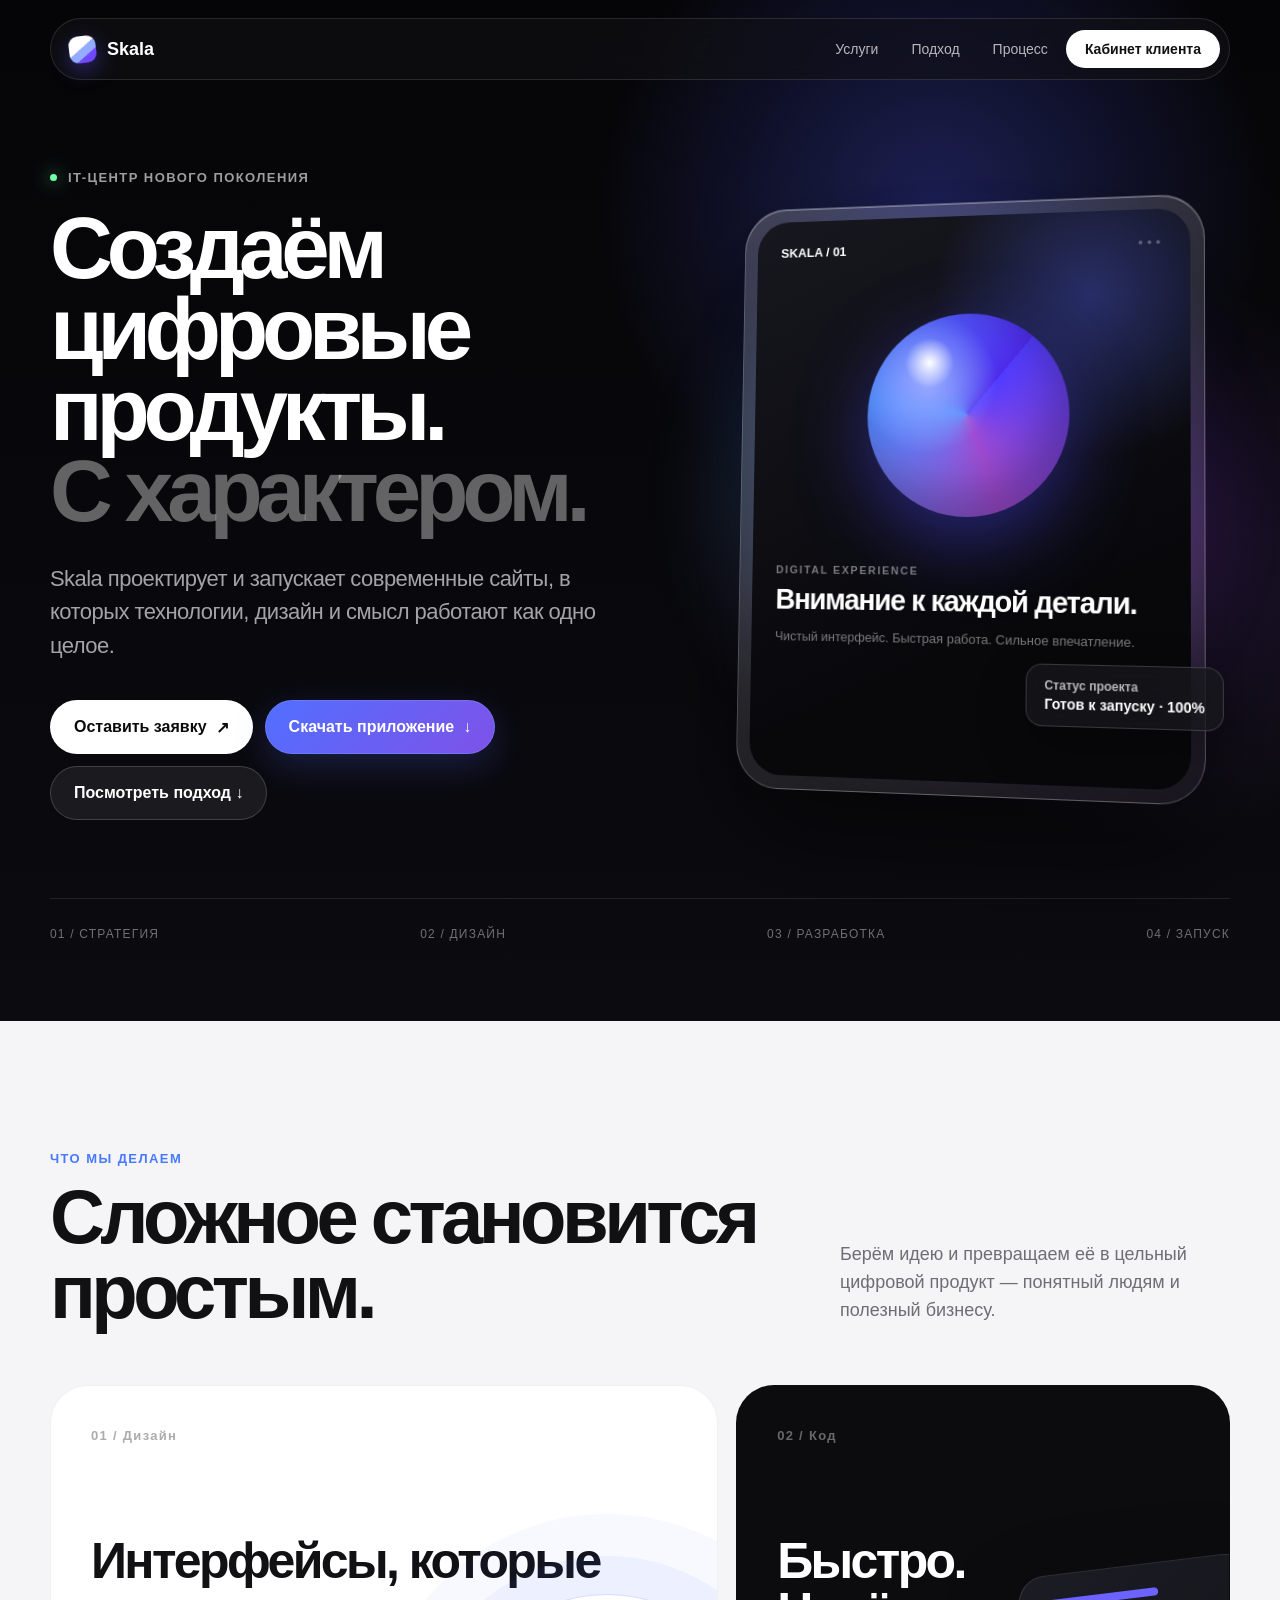
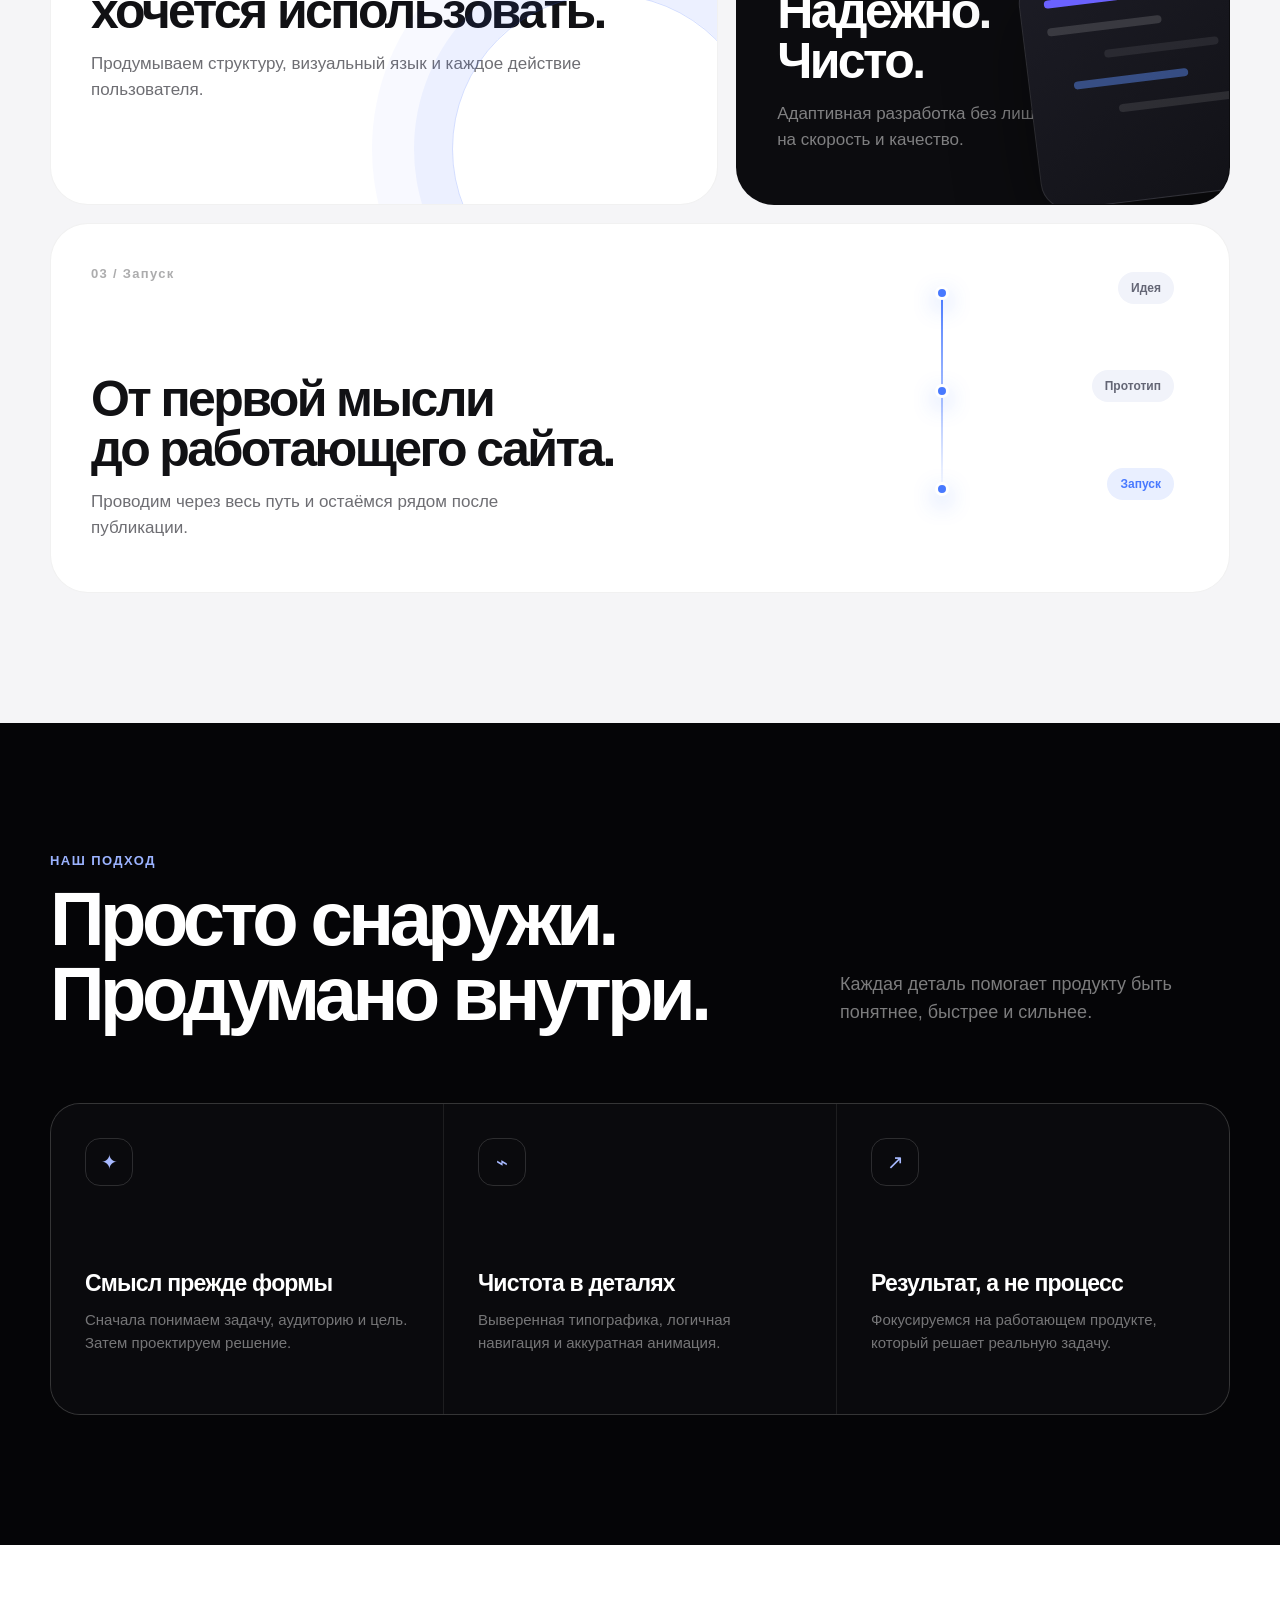
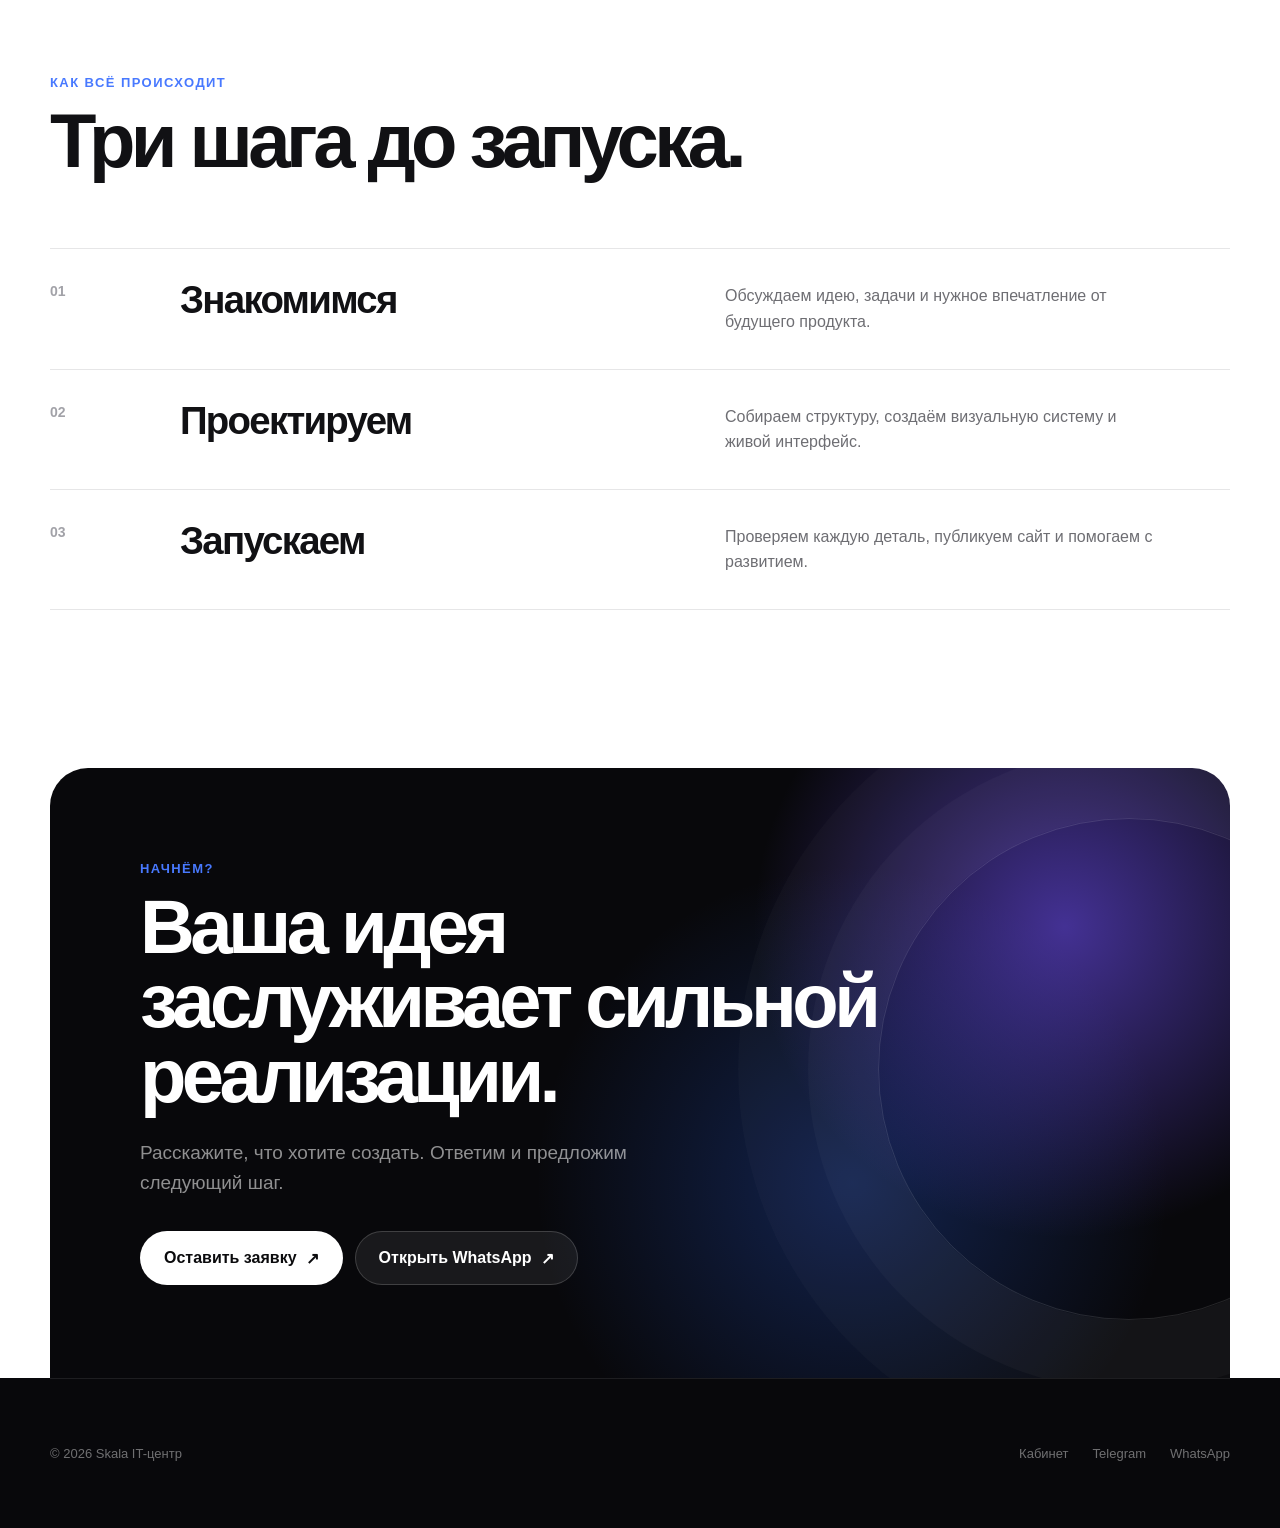
<file: index.html>
<!doctype html>
<html lang="ru">
<head>
  <meta charset="UTF-8">
  <meta name="viewport" content="width=device-width, initial-scale=1">
  <meta name="description" content="Skala — IT-центр. Создаём современные сайты и цифровые продукты.">
  <meta property="og:type" content="website">
  <meta property="og:title" content="Skala — цифровые продукты с характером">
  <meta property="og:description" content="Современные сайты и цифровые продукты: от идеи до готового запуска.">
  <meta property="og:image" content="og.png">
  <meta name="twitter:card" content="summary_large_image">
  <meta name="twitter:title" content="Skala — цифровые продукты с характером">
  <meta name="twitter:description" content="Современные сайты и цифровые продукты: от идеи до готового запуска.">
  <meta name="twitter:image" content="og.png">
  <meta name="theme-color" content="#050507">
  <title>Skala — цифровые продукты с характером</title>
  <style>
    :root{--bg:#050507;--paper:#f5f5f7;--ink:#111114;--muted:#6e6e73;--blue:#4879ff;--r:38px}
    *{box-sizing:border-box}html{scroll-behavior:smooth}body{margin:0;background:var(--paper);color:var(--ink);font-family:-apple-system,BlinkMacSystemFont,"Segoe UI",sans-serif;-webkit-font-smoothing:antialiased;overflow-x:hidden}a{color:inherit}.shell{width:min(1180px,calc(100% - 48px));margin:auto}
    .navbox{position:fixed;inset:18px 0 auto;z-index:20;pointer-events:none}.nav{min-height:62px;padding:8px 9px 8px 18px;border:1px solid #ffffff1e;border-radius:999px;background:#111114a8;backdrop-filter:blur(22px) saturate(150%);display:flex;align-items:center;justify-content:space-between;color:#fff;pointer-events:auto;transition:.3s}.nav.scrolled{transform:translateY(-4px);background:#111114eb;box-shadow:0 16px 50px #0005}.brand{display:flex;align-items:center;gap:11px;font-size:18px;font-weight:700;text-decoration:none}.mark{width:27px;height:27px;border-radius:9px;background:linear-gradient(145deg,#fff 0 45%,#94acff 46% 68%,#7148ff 69%);box-shadow:0 7px 20px #574cff66;transform:rotate(-7deg)}.links{display:flex;align-items:center;gap:3px}.links a{padding:11px 15px;border-radius:999px;color:#ffffffb3;font-size:14px;text-decoration:none}.links a:hover{color:#fff;background:#ffffff12}.links .navcta{padding-inline:19px;color:#111;background:#fff;font-weight:650}.menu{display:none}
    .hero{min-height:930px;padding:170px 0 80px;color:#fff;background:radial-gradient(circle at 73% 20%,#4e58ff4d,transparent 27%),radial-gradient(circle at 90% 55%,#a64fff29,transparent 22%),linear-gradient(#050507,#0b0b10);overflow:hidden}.hero-grid{display:grid;grid-template-columns:1.05fr minmax(390px,.95fr);gap:70px;align-items:center}.eyebrow,.kicker{margin:0 0 23px;color:#ffffff9c;font-size:13px;font-weight:700;letter-spacing:.11em;text-transform:uppercase}.eyebrow{display:flex;align-items:center;gap:11px}.eyebrow:before{content:"";width:7px;height:7px;border-radius:50%;background:#70ffa8;box-shadow:0 0 18px #70ffa8}.hero h1{margin:0;font-size:clamp(56px,6.8vw,94px);line-height:.93;letter-spacing:-.07em;font-weight:720}.hero h1 span{display:block;color:#ffffff5e}.lead{max-width:590px;margin:30px 0 0;color:#ffffffa1;font-size:clamp(18px,2vw,22px);line-height:1.52;letter-spacing:-.025em}.actions{display:flex;gap:12px;flex-wrap:wrap;margin-top:38px}.btn{min-height:54px;padding:0 23px;border:1px solid transparent;border-radius:999px;display:inline-flex;align-items:center;justify-content:center;gap:9px;font-size:16px;font-weight:650;text-decoration:none;transition:.22s}.btn:hover{transform:translateY(-2px)}.primary{color:#0b0b0d;background:#fff}.ghost{border-color:#ffffff2b;background:#ffffff12;color:#fff}.download{border-color:#8292ff66;background:linear-gradient(135deg,#516fff,#7e52e8);color:#fff;box-shadow:0 12px 34px #526cff38}.download:hover{box-shadow:0 16px 42px #526cff55}.btn span{transition:.22s}.btn:hover span{transform:translate(3px,-2px)}
    .visual{position:relative;min-height:590px;display:grid;place-items:center;perspective:1200px}.halo{position:absolute;width:460px;height:460px;border-radius:50%;background:conic-gradient(#315dff,#913cff,#d06ee8,#5ea1ff,#315dff);filter:blur(45px);opacity:.3;animation:breathe 7s ease-in-out infinite}.device{position:relative;width:min(100%,470px);aspect-ratio:.79;padding:13px;border:1px solid #ffffff38;border-radius:44px;background:linear-gradient(145deg,#ffffff32,#ffffff0a);box-shadow:0 50px 100px #0008,inset 0 1px #ffffff50;transform:rotateY(-9deg) rotateX(3deg);backdrop-filter:blur(20px);animation:float 7s ease-in-out infinite}.screen{height:100%;padding:25px;border-radius:33px;background:radial-gradient(circle at 78% 15%,#5466ff59,transparent 27%),linear-gradient(155deg,#17171f,#08080b 70%)}.screen-top{display:flex;justify-content:space-between;font-size:13px;font-weight:700}.dots{letter-spacing:4px;color:#ffffff4b}.orb{width:205px;height:205px;margin:60px auto 48px;border-radius:50%;background:radial-gradient(circle at 31% 24%,#fff,transparent 12%),radial-gradient(circle at 30% 34%,#9aa8ff,transparent 36%),conic-gradient(from 40deg,#523cff,#a04cd3,#4b8cff,#4f2bec);box-shadow:0 24px 78px #4b48ff73,inset -18px -24px 45px #0004}.label{margin:0 0 9px;color:#ffffff75;font-size:11px;font-weight:700;letter-spacing:.16em;text-transform:uppercase}.screen h2{margin:0;font-size:29px;line-height:1.05;letter-spacing:-.045em}.screen p:last-child{color:#ffffff75;font-size:13px;line-height:1.5}.note{position:absolute;right:-18px;bottom:70px;padding:13px 17px;border:1px solid #ffffff29;border-radius:16px;background:#18181eba;box-shadow:0 20px 50px #0005;backdrop-filter:blur(18px);color:#ffffffb3;font-size:12px;font-weight:600}.note strong{display:block;margin-top:3px;color:#fff;font-size:14px}.hero-foot{margin-top:78px;padding-top:28px;border-top:1px solid #ffffff1a;display:flex;justify-content:space-between;color:#ffffff6b;font-size:12px;letter-spacing:.1em;text-transform:uppercase}
    .section{padding:130px 0}.head{display:flex;justify-content:space-between;align-items:end;gap:40px;margin-bottom:56px}.kicker{color:var(--blue);margin-bottom:14px}.head h2,.cta h2{max-width:800px;margin:0;font-size:clamp(44px,6.1vw,76px);line-height:.98;letter-spacing:-.06em}.intro{max-width:390px;margin:0 0 4px;color:var(--muted);font-size:18px;line-height:1.55}
    .bento{display:grid;grid-template-columns:1.15fr .85fr;gap:18px}.card{position:relative;min-height:420px;padding:40px;border:1px solid #1111140f;border-radius:var(--r);background:#fff;overflow:hidden;transition:.35s}.card:hover{transform:translateY(-5px);box-shadow:0 28px 70px #00000014}.dark{color:#fff;background:#0c0c0f}.wide{grid-column:1/-1;min-height:370px}.num{color:#11111459;font-size:13px;font-weight:750;letter-spacing:.1em}.dark .num{color:#ffffff61}.card h3{max-width:570px;margin:92px 0 15px;font-size:clamp(32px,4vw,50px);line-height:1;letter-spacing:-.052em}.card p{max-width:500px;margin:0;color:var(--muted);font-size:17px;line-height:1.55}.dark p{color:#ffffff7a}.rings{position:absolute;width:310px;height:310px;right:-45px;bottom:-100px;border:1px solid #3964ff38;border-radius:50%;box-shadow:0 0 0 38px #3964ff0f,0 0 0 80px #3964ff09}.code{position:absolute;right:-35px;bottom:5px;width:235px;height:235px;padding:24px;border:1px solid #ffffff1a;border-radius:28px;background:linear-gradient(145deg,#1c1c25,#111116);box-shadow:0 30px 80px #0006;transform:rotate(-7deg)}.code:before{content:"";display:block;width:62%;height:8px;border-radius:8px;background:#6b62ff;box-shadow:0 28px #ffffff24,54px 56px #ffffff14,20px 84px #5e91ff73,62px 112px #ffffff1a}.timeline{position:absolute;right:55px;top:48px;width:38%;height:76%}.line{position:absolute;left:48%;top:6%;width:2px;height:70%;background:linear-gradient(var(--blue),#3972ff0d)}.stage{position:absolute;right:0;padding:9px 13px;border-radius:999px;background:#f1f3fa;color:#646675;font-size:12px;font-weight:700}.s1{top:0}.s2{top:35%}.s3{top:70%;color:var(--blue);background:#e9efff}.pin{position:absolute;left:calc(48% - 6px);width:14px;height:14px;border:3px solid #fff;border-radius:50%;background:var(--blue);box-shadow:0 8px 22px #2f6bff59}.p1{top:5%}.p2{top:40%}.p3{top:75%}
    .black{color:#fff;background:var(--bg)}.black .kicker{color:#9bb3ff}.black .intro{color:#ffffff7a}.values{display:grid;grid-template-columns:repeat(3,1fr);gap:1px;margin-top:72px;border:1px solid #ffffff1a;border-radius:30px;overflow:hidden;background:#ffffff1a}.value{min-height:310px;padding:34px;background:#0a0a0d}.icon{width:48px;height:48px;margin-bottom:84px;border:1px solid #ffffff24;border-radius:15px;display:grid;place-items:center;color:#a8baff;font-size:20px}.value h3{margin:0 0 11px;font-size:23px;letter-spacing:-.035em}.value p{margin:0;color:#ffffff70;font-size:15px;line-height:1.55}
    .process{background:#fff}.steps{margin-top:70px}.step{display:grid;grid-template-columns:90px 1fr 1fr;gap:40px;padding:34px 0;border-top:1px solid #1111141a}.step:last-child{border-bottom:1px solid #1111141a}.step span{color:#a2a2a8;font-size:14px;font-weight:700}.step h3{margin:-5px 0 0;font-size:clamp(28px,3vw,41px);letter-spacing:-.045em}.step p{max-width:430px;margin:0;color:var(--muted);font-size:16px;line-height:1.6}
    .contact{padding:28px 0 0;background:#fff}.cta{position:relative;min-height:610px;padding:90px;border-radius:var(--r) var(--r) 0 0;color:#fff;background:radial-gradient(circle at 86% 26%,#7251ff8f,transparent 28%),radial-gradient(circle at 68% 68%,#2d69ff47,transparent 35%),#08080b;overflow:hidden;display:flex;flex-direction:column;align-items:flex-start;justify-content:center}.cta:after{content:"";position:absolute;right:-150px;top:50px;width:500px;height:500px;border:1px solid #ffffff1f;border-radius:50%;box-shadow:0 0 0 70px #ffffff07,0 0 0 140px #ffffff05}.cta>*{position:relative;z-index:1}.cta p:not(.kicker){max-width:570px;margin:25px 0 0;color:#ffffff8c;font-size:19px;line-height:1.55}.cta .actions{margin-top:34px}footer{color:#ffffff6b;background:#08080b}.footer{min-height:150px;border-top:1px solid #ffffff17;display:flex;align-items:center;justify-content:space-between;font-size:13px}.social{display:flex;gap:24px}.social a{text-decoration:none}.social a:hover{color:#fff}
    .reveal{opacity:0;transform:translateY(24px);transition:opacity .75s,transform .75s cubic-bezier(.2,.75,.2,1)}.reveal.visible{opacity:1;transform:none}
    @keyframes float{0%,100%{transform:rotateY(-9deg) rotateX(3deg) translateY(0)}50%{transform:rotateY(-7deg) rotateX(1deg) translateY(-13px)}}@keyframes breathe{0%,100%{transform:scale(.92);opacity:.26}50%{transform:scale(1.08) rotate(10deg);opacity:.4}}
    @media(max-width:940px){.hero-grid{grid-template-columns:1fr}.visual{min-height:560px}.device{width:min(78vw,460px)}.head{display:block}.intro{margin-top:24px}.values{grid-template-columns:1fr}.value{min-height:235px}.icon{margin-bottom:48px}}
    @media(max-width:720px){.shell{width:calc(100% - 28px)}.navbox{top:10px}.nav{min-height:56px}.menu{width:40px;height:40px;border:0;border-radius:50%;background:#fff;display:grid;place-items:center;font-size:18px}.links{position:absolute;top:64px;left:0;right:0;padding:10px;border:1px solid #ffffff1f;border-radius:24px;background:#0e0e11f7;display:none;flex-direction:column;align-items:stretch;box-shadow:0 25px 60px #0007}.links.open{display:flex}.links a{text-align:center;padding:14px}.hero{min-height:auto;padding:136px 0 62px}.hero h1{font-size:clamp(49px,14vw,68px)}.actions{flex-direction:column}.btn{width:100%}.visual{min-height:470px}.device{width:min(84vw,390px);border-radius:36px}.screen{padding:21px;border-radius:27px}.orb{width:165px;height:165px;margin:43px auto 35px}.screen h2{font-size:24px}.note{right:-9px;bottom:45px}.hero-foot{margin-top:42px;display:grid;grid-template-columns:1fr 1fr;gap:15px;font-size:10px}.section{padding:92px 0}.head h2,.cta h2{font-size:clamp(40px,12vw,58px)}.head{margin-bottom:38px}.bento{grid-template-columns:1fr}.card,.wide{grid-column:auto;min-height:400px;padding:30px;border-radius:31px}.card h3{margin-top:72px}.wide{padding-bottom:210px}.timeline{right:10%;top:auto;bottom:10px;width:67%;height:185px}.code{right:-45px;width:210px;height:210px}.values{margin-top:48px}.step{grid-template-columns:42px 1fr;gap:14px}.step p{grid-column:2;margin-top:-15px}.contact{padding-top:12px}.cta{min-height:560px;padding:55px 28px;border-radius:32px 32px 0 0}.cta:after{opacity:.45}.cta .actions{width:100%}.footer{padding:35px 0;flex-direction:column;align-items:flex-start;justify-content:center;gap:24px}}
    @media(prefers-reduced-motion:reduce){html{scroll-behavior:auto}*,*:before,*:after{animation-duration:.01ms!important;transition-duration:.01ms!important}.reveal{opacity:1;transform:none}}
  </style>
</head>
<body>
  <header class="navbox"><nav class="nav shell"><a class="brand" href="#top"><span class="mark"></span>Skala</a><button class="menu" aria-expanded="false" aria-label="Открыть меню">≡</button><div class="links"><a href="#services">Услуги</a><a href="#approach">Подход</a><a href="#process">Процесс</a><a class="navcta" href="app/">Кабинет клиента</a></div></nav></header>
  <main id="top">
    <section class="hero"><div class="shell">
      <div class="hero-grid">
        <div><p class="eyebrow">IT-центр нового поколения</p><h1>Создаём цифровые продукты.<span>С характером.</span></h1><p class="lead">Skala проектирует и запускает современные сайты, в которых технологии, дизайн и смысл работают как одно целое.</p><div class="actions"><a class="btn primary" href="app/">Оставить заявку <span>↗</span></a><a class="btn download" href="app/?install=1">Скачать приложение <span>↓</span></a><a class="btn ghost" href="#services">Посмотреть подход ↓</a></div></div>
        <div class="visual"><div class="halo"></div><div class="device"><div class="screen"><div class="screen-top"><span>SKALA / 01</span><span class="dots">•••</span></div><div class="orb"></div><p class="label">Digital experience</p><h2>Внимание к каждой детали.</h2><p>Чистый интерфейс. Быстрая работа. Сильное впечатление.</p></div><div class="note">Статус проекта<strong>Готов к запуску · 100%</strong></div></div></div>
      </div>
      <div class="hero-foot"><span>01 / Стратегия</span><span>02 / Дизайн</span><span>03 / Разработка</span><span>04 / Запуск</span></div>
    </div></section>
    <section class="section" id="services"><div class="shell">
      <div class="head reveal"><div><p class="kicker">Что мы делаем</p><h2>Сложное становится простым.</h2></div><p class="intro">Берём идею и превращаем её в цельный цифровой продукт — понятный людям и полезный бизнесу.</p></div>
      <div class="bento">
        <article class="card reveal"><span class="num">01 / Дизайн</span><h3>Интерфейсы, которые хочется использовать.</h3><p>Продумываем структуру, визуальный язык и каждое действие пользователя.</p><div class="rings"></div></article>
        <article class="card dark reveal"><span class="num">02 / Код</span><h3>Быстро.<br>Надёжно.<br>Чисто.</h3><p>Адаптивная разработка без лишнего — с фокусом на скорость и качество.</p><div class="code"></div></article>
        <article class="card wide reveal"><span class="num">03 / Запуск</span><h3>От первой мысли<br>до работающего сайта.</h3><p>Проводим через весь путь и остаёмся рядом после публикации.</p><div class="timeline"><span class="line"></span><i class="pin p1"></i><i class="pin p2"></i><i class="pin p3"></i><span class="stage s1">Идея</span><span class="stage s2">Прототип</span><span class="stage s3">Запуск</span></div></article>
      </div>
    </div></section>
    <section class="section black" id="approach"><div class="shell">
      <div class="head reveal"><div><p class="kicker">Наш подход</p><h2>Просто снаружи.<br>Продумано внутри.</h2></div><p class="intro">Каждая деталь помогает продукту быть понятнее, быстрее и сильнее.</p></div>
      <div class="values reveal"><article class="value"><div class="icon">✦</div><h3>Смысл прежде формы</h3><p>Сначала понимаем задачу, аудиторию и цель. Затем проектируем решение.</p></article><article class="value"><div class="icon">⌁</div><h3>Чистота в деталях</h3><p>Выверенная типографика, логичная навигация и аккуратная анимация.</p></article><article class="value"><div class="icon">↗</div><h3>Результат, а не процесс</h3><p>Фокусируемся на работающем продукте, который решает реальную задачу.</p></article></div>
    </div></section>
    <section class="section process" id="process"><div class="shell">
      <div class="head reveal"><div><p class="kicker">Как всё происходит</p><h2>Три шага до запуска.</h2></div></div>
      <div class="steps"><article class="step reveal"><span>01</span><h3>Знакомимся</h3><p>Обсуждаем идею, задачи и нужное впечатление от будущего продукта.</p></article><article class="step reveal"><span>02</span><h3>Проектируем</h3><p>Собираем структуру, создаём визуальную систему и живой интерфейс.</p></article><article class="step reveal"><span>03</span><h3>Запускаем</h3><p>Проверяем каждую деталь, публикуем сайт и помогаем с развитием.</p></article></div>
    </div></section>
    <section class="contact"><div class="shell"><div class="cta reveal"><p class="kicker">Начнём?</p><h2>Ваша идея заслуживает сильной реализации.</h2><p>Расскажите, что хотите создать. Ответим и предложим следующий шаг.</p><div class="actions"><a class="btn primary" href="app/">Оставить заявку <span>↗</span></a><a class="btn ghost" href="https://wa.me/79994349009" target="_blank" rel="noopener">Открыть WhatsApp <span>↗</span></a></div></div></div></section>
  </main>
  <footer><div class="footer shell"><span>© <span id="year"></span> Skala IT-центр</span><div class="social"><a href="app/">Кабинет</a><a href="https://t.me/Skala9009" target="_blank" rel="noopener">Telegram</a><a href="https://wa.me/79994349009" target="_blank" rel="noopener">WhatsApp</a></div></div></footer>
  <script>
    const nav=document.querySelector('.nav'),menu=document.querySelector('.menu'),links=document.querySelector('.links');
    document.querySelector('#year').textContent=new Date().getFullYear();
    addEventListener('scroll',()=>nav.classList.toggle('scrolled',scrollY>24),{passive:true});
    menu.addEventListener('click',()=>{let open=links.classList.toggle('open');menu.setAttribute('aria-expanded',open);menu.textContent=open?'×':'≡'});
    links.querySelectorAll('a').forEach(a=>a.addEventListener('click',()=>{links.classList.remove('open');menu.textContent='≡'}));
    if(!matchMedia('(prefers-reduced-motion: reduce)').matches&&'IntersectionObserver'in window){const o=new IntersectionObserver(es=>es.forEach(e=>{if(e.isIntersecting){e.target.classList.add('visible');o.unobserve(e.target)}}),{threshold:.12});document.querySelectorAll('.reveal').forEach(e=>o.observe(e))}else document.querySelectorAll('.reveal').forEach(e=>e.classList.add('visible'));
  </script>
</body>
</html>
</file>
